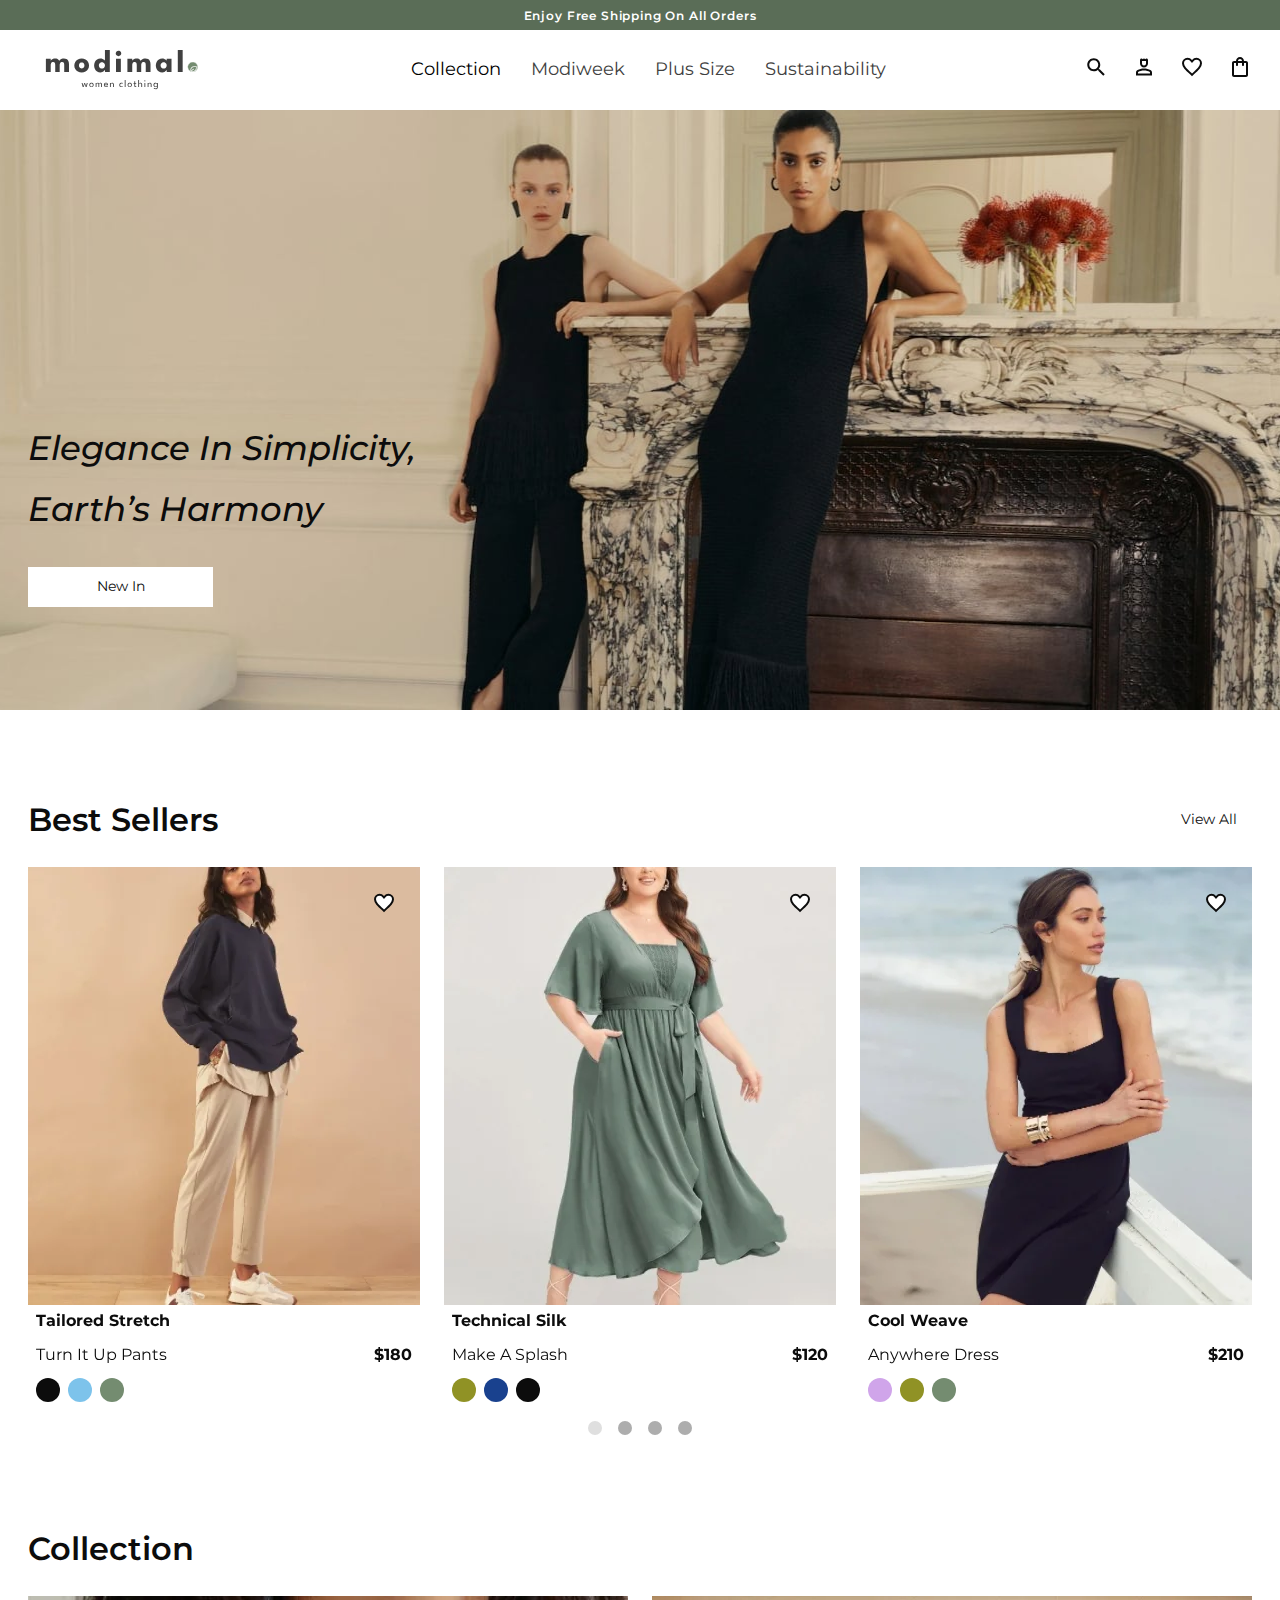
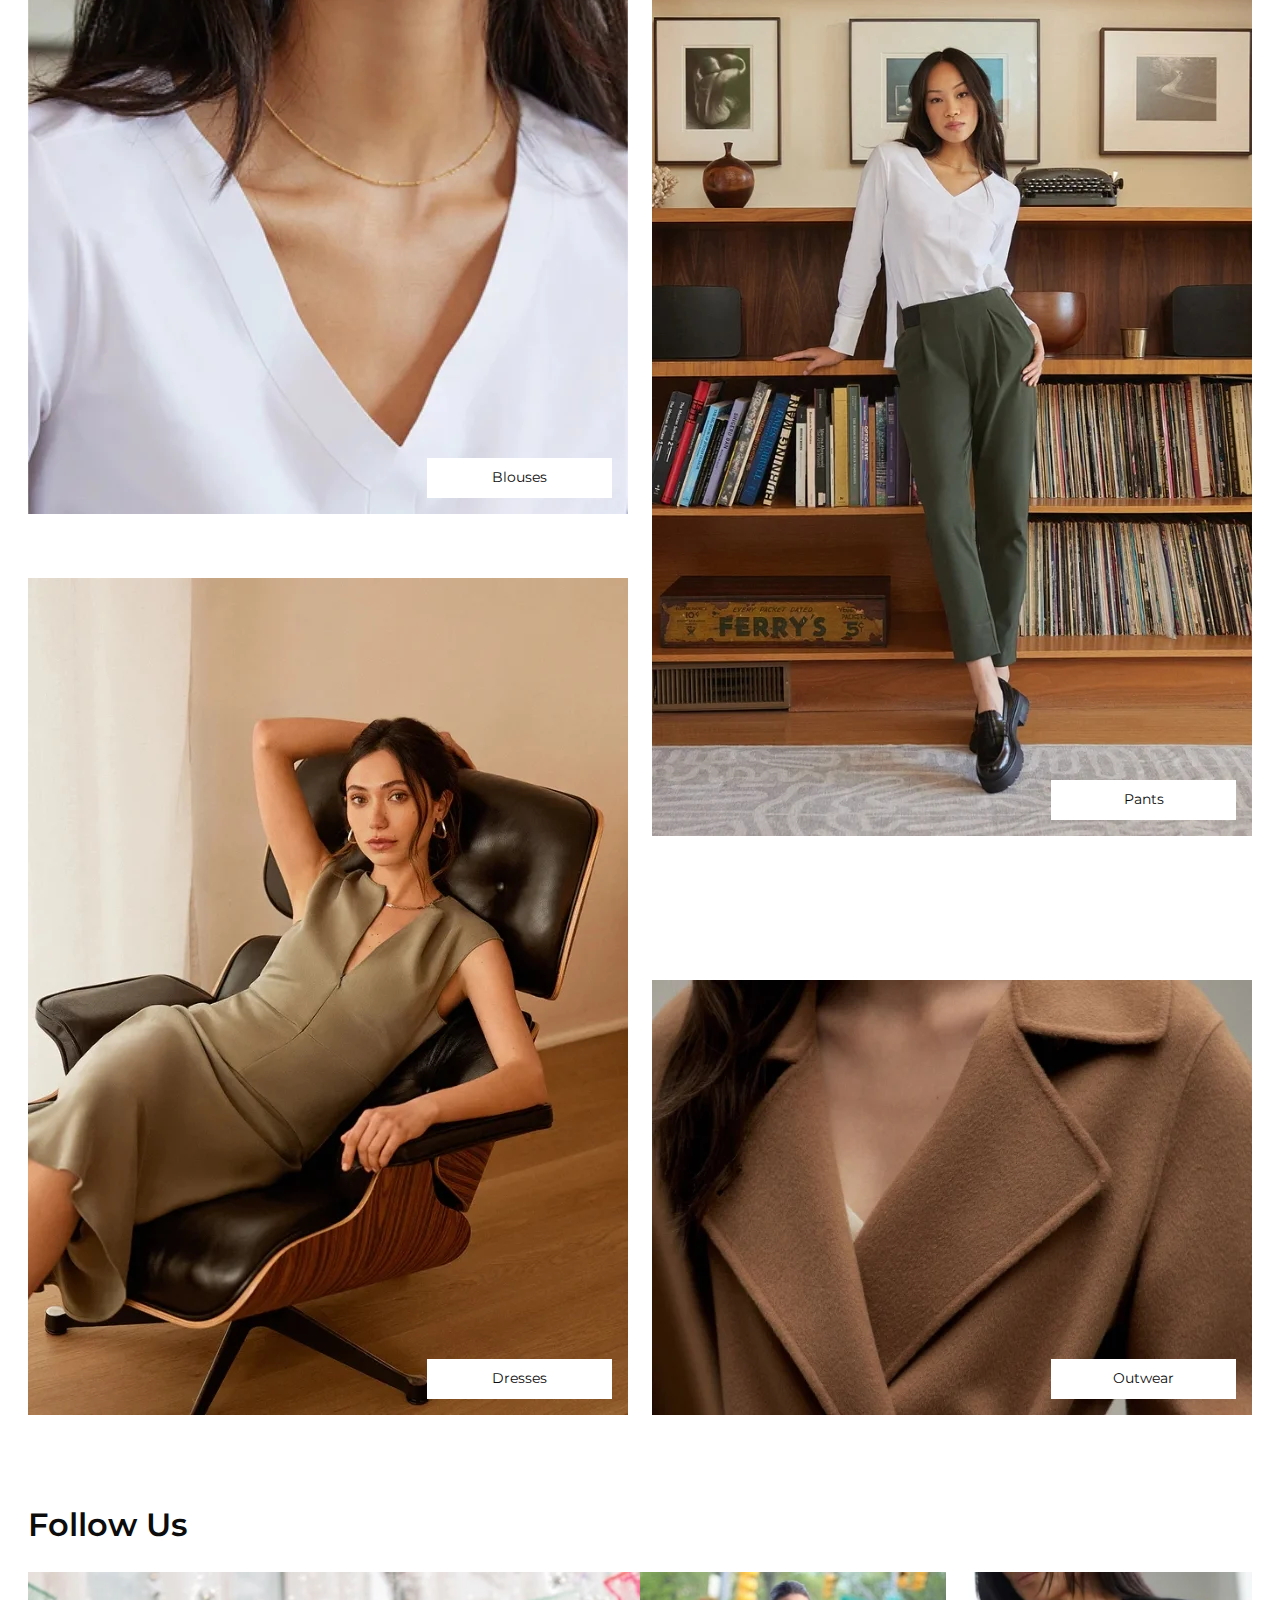
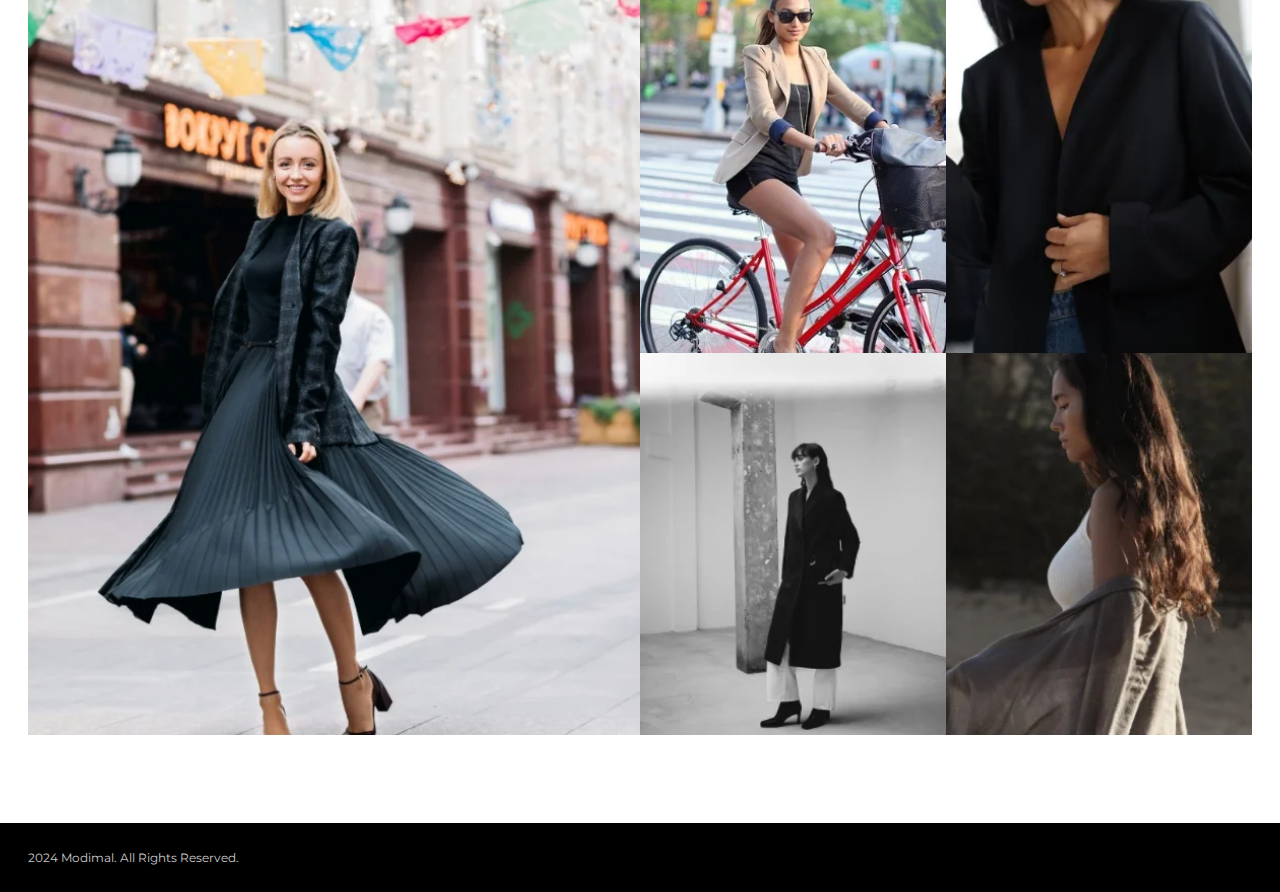
<file: docs/index.html>
<!DOCTYPE html><html lang="en"><head><meta charset="UTF-8"/><meta http-equiv="X-UA-Compatible" content="IE=edge"/><meta name="viewport" content="width=device-width, initial-scale=1.0"/><title>Modimal</title><link rel="stylesheet" href="./css/main.css"/><link rel="icon" type="image/x-icon" href="./img/favicons/favicon.svg"><link rel="apple-touch-icon" sizes="180x180" href="./img/favicons/apple-touch-icon.png"></head><body><section class="top-info"><div class="container"><p>Enjoy Free Shipping On&#160;All Orders</p></div></section><header class="header"><div class="container"><div class="header__row"><div class="header__logo"> <a href="#!" class="logo"><img src="./img/logo/logo.svg" alt="Modimal logo"></a></div><nav class="header__nav nav"><ul class="nav__list"><li><a href="#!" class="active">Collection</a></li><li><a href="#!">Modiweek</a></li><li><a href="#!">Plus Size</a></li><li><a href="#!">Sustainability</a></li></ul></nav><div class="header__account header__account--first"><ul class="account"><li class="account__mob-menu"> <button class="mobile-nav-btn"><div class="nav-icon"></div></button></li><li class="account__search"> <a href="#!"><svg class="icon icon--search"><use href="./img/svgsprite/sprite.symbol.svg#search"></use></svg></a></li><li> <a href="#!"><svg class="icon icon--profile"><use href="./img/svgsprite/sprite.symbol.svg#profile"></use></svg></a></li></ul></div><div class="header__account"><ul class="account"><li> <a href="#!"><svg class="icon icon--favorite"><use href="./img/svgsprite/sprite.symbol.svg#favorite"></use></svg></a></li><li> <a href="#!"><svg class="icon icon--bag"><use href="./img/svgsprite/sprite.symbol.svg#bag"></use></svg></a></li></ul></div><div class="header__nav-btn"> <button class="mobile-nav-btn"><div class="nav-icon"></div></button></div></div></div></header><div class="mobile-nav"><div class="mobile-nav__links"><ul class="mobile-links"><li class="mobile-links__parent"> <button class="mobile-links__parent-btn"> <span class="mobile-links__parent-title">Collection</span><svg class="mobile-links__parent-btn__icon icon icon--arrow_down"><use href="./img/svgsprite/sprite.symbol.svg#arrow_down"></use></svg></button><div class="mobile-sub"><ul class="mobile-sub-list"><li class="mobile-sub-list__item"> <a href="#!" class="mobile-sub-list__link">New</a></li><li class="mobile-sub-list__item"> <a href="#!" class="mobile-sub-list__link">Last Year</a></li><li class="mobile-sub-list__item"> <a href="#!" class="mobile-sub-list__link">Summer</a></li><li class="mobile-sub-list__item"> <a href="#!" class="mobile-sub-list__link">Spring</a></li><li class="mobile-sub-list__item"> <a href="#!" class="mobile-sub-list__link">Fall</a></li><li class="mobile-sub-list__item"> <a href="#!" class="mobile-sub-list__link">Winter</a></li></ul></div></li><li class="mobile-links__parent"> <button class="mobile-links__parent-btn"> <span class="mobile-links__parent-title">New In</span><svg class="mobile-links__parent-btn__icon icon icon--arrow_down"><use href="./img/svgsprite/sprite.symbol.svg#arrow_down"></use></svg></button><div class="mobile-sub"><ul class="mobile-sub-list"><li class="mobile-sub-list__item"> <a href="#!" class="mobile-sub-list__link">shop all</a></li><li class="mobile-sub-list__item"> <a href="#!" class="mobile-sub-list__link">tops & blouses</a></li><li class="mobile-sub-list__item"> <a href="#!" class="mobile-sub-list__link">tees</a></li><li class="mobile-sub-list__item"> <a href="#!" class="mobile-sub-list__link">pants</a></li><li class="mobile-sub-list__item"> <a href="#!" class="mobile-sub-list__link">jackets & outwears</a></li><li class="mobile-sub-list__item"> <a href="#!" class="mobile-sub-list__link">pullovers</a></li><li class="mobile-sub-list__item"> <a href="#!" class="mobile-sub-list__link">dresses & jumpsuits</a></li><li class="mobile-sub-list__item"> <a href="#!" class="mobile-sub-list__link">short & skirts</a></li></ul></div></li><li class="mobile-links__parent"> <button class="mobile-links__parent-btn"> <span class="mobile-links__parent-title">modiweek</span><svg class="mobile-links__parent-btn__icon icon icon--arrow_down"><use href="./img/svgsprite/sprite.symbol.svg#arrow_down"></use></svg></button><div class="mobile-sub"><ul class="mobile-sub-list"><li class="mobile-sub-list__item"> <a href="#!" class="mobile-sub-list__link">Spring week</a></li><li class="mobile-sub-list__item"> <a href="#!" class="mobile-sub-list__link">Summer week</a></li><li class="mobile-sub-list__item"> <a href="#!" class="mobile-sub-list__link">Fall week</a></li><li class="mobile-sub-list__item"> <a href="#!" class="mobile-sub-list__link">Winter week</a></li></ul></div></li><li class="mobile-links__parent"> <button class="mobile-links__parent-btn"> <span class="mobile-links__parent-title">plus size</span><svg class="mobile-links__parent-btn__icon icon icon--arrow_down"><use href="./img/svgsprite/sprite.symbol.svg#arrow_down"></use></svg></button><div class="mobile-sub"><ul class="mobile-sub-list"><li class="mobile-sub-list__item"> <a href="#!" class="mobile-sub-list__link">New</a></li><li class="mobile-sub-list__item"> <a href="#!" class="mobile-sub-list__link">Last Year</a></li><li class="mobile-sub-list__item"> <a href="#!" class="mobile-sub-list__link">Summer</a></li><li class="mobile-sub-list__item"> <a href="#!" class="mobile-sub-list__link">Spring</a></li><li class="mobile-sub-list__item"> <a href="#!" class="mobile-sub-list__link">Fall</a></li><li class="mobile-sub-list__item"> <a href="#!" class="mobile-sub-list__link">Winter</a></li></ul></div></li><li class="mobile-links__parent"> <button class="mobile-links__parent-btn"> <span class="mobile-links__parent-title">sustainability</span><svg class="mobile-links__parent-btn__icon icon icon--arrow_down"><use href="./img/svgsprite/sprite.symbol.svg#arrow_down"></use></svg></button><div class="mobile-sub"><ul class="mobile-sub-list"><li class="mobile-sub-list__item"> <a href="#!" class="mobile-sub-list__link">mission</a></li><li class="mobile-sub-list__item"> <a href="#!" class="mobile-sub-list__link">processing</a></li><li class="mobile-sub-list__item"> <a href="#!" class="mobile-sub-list__link">materials</a></li><li class="mobile-sub-list__item"> <a href="#!" class="mobile-sub-list__link">packaging</a></li><li class="mobile-sub-list__item"> <a href="#!" class="mobile-sub-list__link">product care</a></li><li class="mobile-sub-list__item"> <a href="#!" class="mobile-sub-list__link">our suppliers</a></li></ul></div></li></ul></div><div class="mobile-nav__btns"> <a href="#!" class="btn-outline"><svg class="icon icon--person"><use href="./img/svgsprite/sprite.symbol.svg#person"></use></svg>Log In</a> <a href="#!" class="btn-outline">Create Account</a></div></div><main class="main"><section class="hero"><div class="container"><div class="hero__content"><h1 class="hero__title">Elegance in&#160;simplicity, Earth&#8217;s harmony</h1> <a href="#!" class="btn">New In</a></div></div></section><section class="best-sellers"><div class="container"><div class="best-sellers__title-wrapper"><h2 class="section__title best-sellers__title">Best Sellers</h2><div class="best-sellers__link"> <a href="#!" class="btn btn--small">View All</a></div></div><div class="best-sellers__cards"><div class="swiper"><div class="swiper-wrapper"><div class="swiper-slide"><article class="card"><div class="card__fav-btn"> <button class="card__btn-fav"><svg class="icon icon--favorite"><use href="./img/svgsprite/sprite.symbol.svg#favorite"></use></svg></button></div><div class="card__picture"><picture><source srcset="./img/best/best-01.webp 1x, ./img/best/best-01@2x.webp 2x" type="image/webp"><source srcset="./img/best/best-01.jpeg 1x, ./img/best/best-01@2x.jpeg 2x" type="image/jpeg"> <img class="card__img" src="./img/best/best-01.jpeg" alt="tailored stretch"></picture></div><div class="card__body"><h3 class="card__title"><a href="#!">Tailored Stretch</a></h3><div class="card__cols"><div class="card__descr"> turn it&#160;up&#160;pants</div><div class="card__price"> $180</div></div><div class="card__colors"><div class="color color--black"></div><div class="color color--blue"></div><div class="color color--green"></div></div></div></article></div><div class="swiper-slide"><article class="card"><div class="card__fav-btn"> <button class="card__btn-fav"><svg class="icon icon--favorite"><use href="./img/svgsprite/sprite.symbol.svg#favorite"></use></svg></button></div><div class="card__picture"><picture><source srcset="./img/best/best-02.webp 1x, ./img/best/best-02@2x.webp 2x" type="image/webp"><source srcset="./img/best/best-02.jpeg 1x, ./img/best/best-02@2x.jpeg 2x" type="image/jpeg"> <img class="card__img" src="./img/best/best-02.jpeg" alt="tailored stretch"></picture></div><div class="card__body"><h3 class="card__title"><a href="#!">Technical Silk</a></h3><div class="card__cols"><div class="card__descr"> Make A&#160;Splash</div><div class="card__price"> $120</div></div><div class="card__colors"><div class="color color--olive"></div><div class="color color--navy"></div><div class="color color--black"></div></div></div></article></div><div class="swiper-slide"><article class="card"><div class="card__fav-btn"> <button class="card__btn-fav"><svg class="icon icon--favorite"><use href="./img/svgsprite/sprite.symbol.svg#favorite"></use></svg></button></div><div class="card__picture"><picture><source srcset="./img/best/best-03.webp 1x, ./img/best/best-03@2x.webp 2x" type="image/webp"><source srcset="./img/best/best-03.jpeg 1x, ./img/best/best-03@2x.jpeg 2x" type="image/jpeg"> <img class="card__img" src="./img/best/best-03.jpeg" alt="tailored stretch"></picture></div><div class="card__body"><h3 class="card__title"><a href="#!">Cool Weave</a></h3><div class="card__cols"><div class="card__descr"> Anywhere Dress</div><div class="card__price"> $210</div></div><div class="card__colors"><div class="color color--pink"></div><div class="color color--olive"></div><div class="color color--green"></div></div></div></article></div><div class="swiper-slide"><article class="card"><div class="card__fav-btn"> <button class="card__btn-fav"><svg class="icon icon--favorite"><use href="./img/svgsprite/sprite.symbol.svg#favorite"></use></svg></button></div><div class="card__picture"><picture><source srcset="./img/best/best-04.webp 1x, ./img/best/best-04@2x.webp 2x" type="image/webp"><source srcset="./img/best/best-04.jpeg 1x, ./img/best/best-04@2x.jpeg 2x" type="image/jpeg"> <img class="card__img" src="./img/best/best-04.jpeg" alt="tailored stretch"></picture></div><div class="card__body"><h3 class="card__title"><a href="#!">Cool Dress</a></h3><div class="card__cols"><div class="card__descr"> Anywhere Dress</div><div class="card__price"> $210</div></div><div class="card__colors"><div class="color color--white"></div><div class="color color--black"></div><div class="color color--green"></div></div></div></article></div><div class="swiper-slide"><article class="card"><div class="card__fav-btn"> <button class="card__btn-fav"><svg class="icon icon--favorite"><use href="./img/svgsprite/sprite.symbol.svg#favorite"></use></svg></button></div><div class="card__picture"><picture><source srcset="./img/best/best-05.webp 1x, ./img/best/best-05@2x.webp 2x" type="image/webp"><source srcset="./img/best/best-05.jpeg 1x, ./img/best/best-05@2x.jpeg 2x" type="image/jpeg"> <img class="card__img" src="./img/best/best-05.jpeg" alt="tailored stretch"></picture></div><div class="card__body"><h3 class="card__title"><a href="#!">Cool Blause</a></h3><div class="card__cols"><div class="card__descr"> Anywhere Dress</div><div class="card__price"> $210</div></div><div class="card__colors"><div class="color color--blue"></div><div class="color color--white"></div><div class="color color--green"></div></div></div></article></div><div class="swiper-slide"><article class="card"><div class="card__fav-btn"> <button class="card__btn-fav"><svg class="icon icon--favorite"><use href="./img/svgsprite/sprite.symbol.svg#favorite"></use></svg></button></div><div class="card__picture"><picture><source srcset="./img/best/best-06.webp 1x, ./img/best/best-06@2x.webp 2x" type="image/webp"><source srcset="./img/best/best-06.jpeg 1x, ./img/best/best-06@2x.jpeg 2x" type="image/jpeg"> <img class="card__img" src="./img/best/best-06.jpeg" alt="tailored stretch"></picture></div><div class="card__body"><h3 class="card__title"><a href="#!">Summer Dress</a></h3><div class="card__cols"><div class="card__descr"> Anywhere Dress</div><div class="card__price"> $210</div></div><div class="card__colors"><div class="color color--white"></div><div class="color color--olive"></div><div class="color color--green"></div></div></div></article></div></div><div class="swiper-pagination"></div></div></div></div></section><section class="collection"><div class="container"><h2 class="section__title collection__title">Collection</h2><div class="collection__cols"><div class="collection__col"><article class="card-collection"><picture><source srcset="./img/collection/collection-01.webp 1x, ./img/collection/collection-01@2x.webp 2x" type="image/webp"><source srcset="./img/collection/collection-01.jpeg 1x, ./img/collection/collection-01@2x.jpeg 2x" type="image/jpeg"> <img class="card-collection__img" src="./img/collection/collection-01.jpeg" alt=""></picture><div class="card-collection__link"> <a class="btn btn--mobile-wide" href="#!">Blouses</a></div></article><article class="card-collection"><picture><source srcset="./img/collection/collection-02.webp 1x, ./img/collection/collection-02@2x.webp 2x" type="image/webp"><source srcset="./img/collection/collection-02.jpeg 1x, ./img/collection/collection-02@2x.jpeg 2x" type="image/jpeg"> <img class="card-collection__img" src="./img/collection/collection-02.jpeg" alt=""></picture><div class="card-collection__link"> <a class="btn btn--mobile-wide" href="#!">Dresses</a></div></article></div><div class="collection__col"><article class="card-collection"><picture><source srcset="./img/collection/collection-03.webp 1x, ./img/collection/collection-03@2x.webp 2x" type="image/webp"><source srcset="./img/collection/collection-03.jpeg 1x, ./img/collection/collection-03@2x.jpeg 2x" type="image/jpeg"> <img class="card-collection__img" src="./img/collection/collection-03.jpeg" alt=""></picture><div class="card-collection__link"> <a class="btn btn--mobile-wide" href="#!">Pants</a></div></article><article class="card-collection"><picture><source srcset="./img/collection/collection-04.webp 1x, ./img/collection/collection-04@2x.webp 2x" type="image/webp"><source srcset="./img/collection/collection-04.jpeg 1x, ./img/collection/collection-04@2x.jpeg 2x" type="image/jpeg"> <img class="card-collection__img" src="./img/collection/collection-04.jpeg" alt=""></picture><div class="card-collection__link"> <a class="btn btn--mobile-wide" href="#!">Outwear</a></div></article></div></div></div></section><section class="follow"><div class="container"><h2 class="section__title follow__title">Follow Us</h2><div class="follow__grid"><picture><source srcset="./img/follow/follow-01.webp 1x, ./img/follow/follow-01@2x.webp 2x" type="image/webp"><source srcset="./img/follow/follow-01.jpeg 1x, ./img/follow/follow-01@2x.jpeg 2x" type="image/jpeg"> <img src="./img/follow/follow-01.jpeg" alt="Follow Us" class="follow__img"></picture><picture><source srcset="./img/follow/follow-02.webp 1x, ./img/follow/follow-02@2x.webp 2x" type="image/webp"><source srcset="./img/follow/follow-02.jpeg 1x, ./img/follow/follow-02@2x.jpeg 2x" type="image/jpeg"> <img src="./img/follow/follow-02.jpeg" alt="Follow Us" class="follow__img"></picture><picture><source srcset="./img/follow/follow-03.webp 1x, ./img/follow/follow-03@2x.webp 2x" type="image/webp"><source srcset="./img/follow/follow-03.jpeg 1x, ./img/follow/follow-03@2x.jpeg 2x" type="image/jpeg"> <img src="./img/follow/follow-03.jpeg" alt="Follow Us" class="follow__img"></picture><picture><source srcset="./img/follow/follow-04.webp 1x, ./img/follow/follow-04@2x.webp 2x" type="image/webp"><source srcset="./img/follow/follow-04.jpeg 1x, ./img/follow/follow-04@2x.jpeg 2x" type="image/jpeg"> <img src="./img/follow/follow-04.jpeg" alt="Follow Us" class="follow__img"></picture><picture><source srcset="./img/follow/follow-05.webp 1x, ./img/follow/follow-05@2x.webp 2x" type="image/webp"><source srcset="./img/follow/follow-05.jpeg 1x, ./img/follow/follow-05@2x.jpeg 2x" type="image/jpeg"> <img src="./img/follow/follow-05.jpeg" alt="Follow Us" class="follow__img"></picture></div></div></section></main><footer class="footer"><div class="container"><div class="footer__copyright"><p>2024 modimal. All Rights Reserved.</p></div></div></footer><script src="./js/index.bundle.js"></script></body></html>
</file>
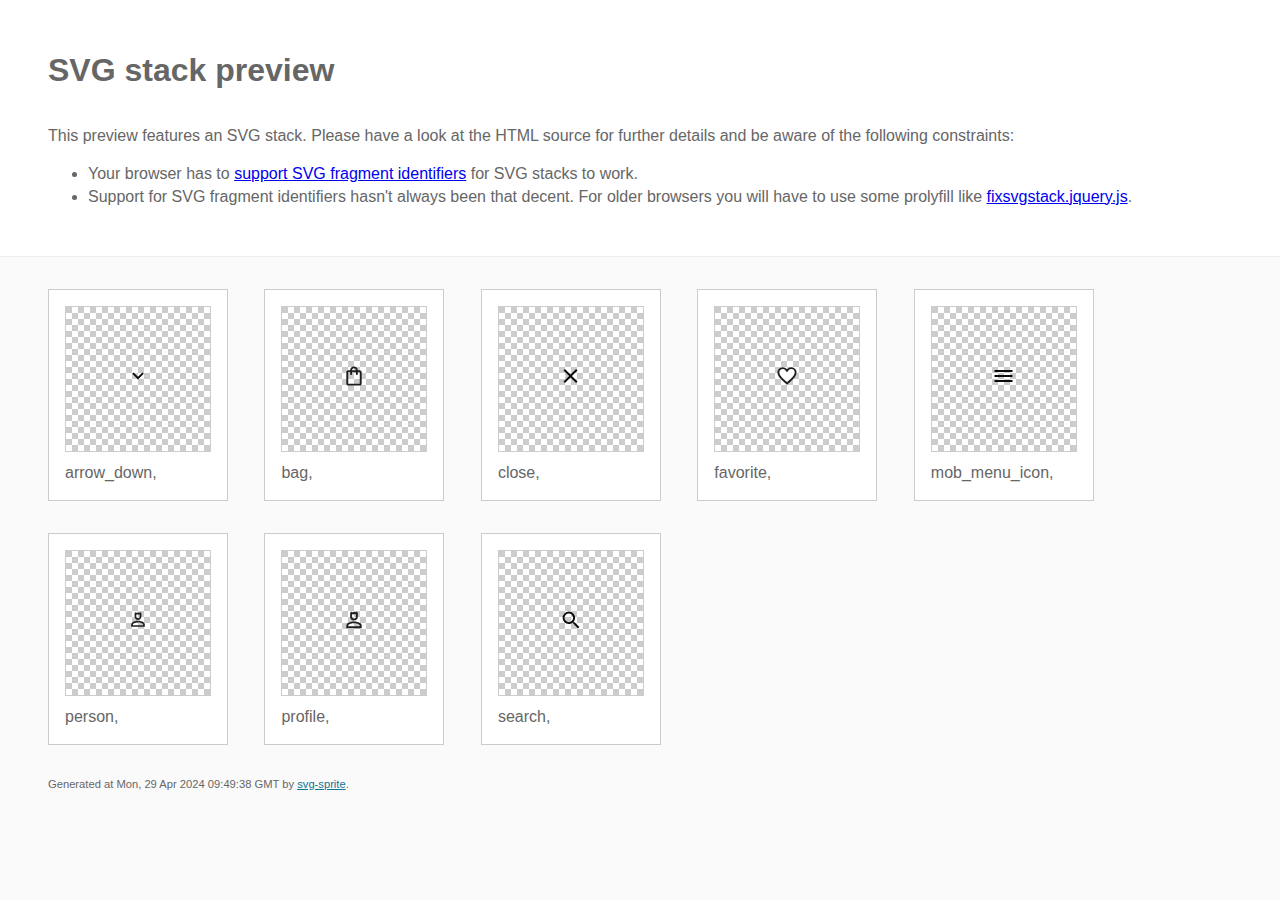
<file: docs/img/svgsprite/stack/sprite.stack.html>
<!doctype html>
<html lang="en">
    <head>
        <meta charset="utf-8">
        <title>SVG stack preview | svg-sprite</title>
        <style>
            body {
                padding: 0;
                margin: 0;
                color: #666;
                background: #fafafa;
                font-family: Arial, Helvetica, sans-serif;
                font-size: 1em;
                line-height: 1.4;
            }

            header {
                display: block;
                padding: 3em 3em 2em;
                background-color: #fff;
            }

            header p {
                margin: 2em 0 0;
            }

            section {
                border-top: 1px solid #eee;
                padding: 2em 3em 0;
            }

            section ul {
                margin: 0;
                padding: 0;
            }

            section li {
                display: inline-block;
                background-color: #fff;
                position: relative;
                margin: 0 2em 2em 0;
                vertical-align: top;
                border: 1px solid #ccc;
                padding: 1em 1em 3em;
                cursor: default;
            }

            .icon-box {
                margin: 0;
                width: 144px;
                height: 144px;
                position: relative;
                background: #ccc url("data:image/svg+xml,%3Csvg xmlns='http://www.w3.org/2000/svg' width='12' height='12'%3E%3Cpath fill='%23fff' d='M6 0h6v6H6zM0 6h6v6H0z'/%3E%3C/svg%3E") top left repeat;
                border: 1px solid #ccc;
                display: table-cell;
                vertical-align: middle;
                text-align: center;
            }

            .icon {
                display: inline-block;
            }

            h1 {
                margin-top: 0;
            }

            h2 {
                margin: 0;
                padding: 0;
                font-size: 1em;
                font-weight: 400;
                white-space: nowrap;
                overflow: hidden;
                text-overflow: ellipsis;
                position: absolute;
                left: 1em;
                right: 1em;
                bottom: 1em;
            }

            footer {
                display: block;
                margin: 0;
                padding: 0 3em 3em;
            }

            footer p {
                margin: 0;
                font-size: .7em;
            }

            footer a {
                color: #0f7595;
                margin-left: 0;
            }
        </style>

<!--
Sprite shape dimensions
====================================================================================================
You will need to set the sprite shape dimensions via CSS when you use them as stack SVGs, otherwise
they would become a huge 100% in size. You may use the following dimension classes for doing so.
They might well be outsourced to an external stylesheet of course.
-->

<style>
 .svg-arrow_down-dims { width: 24px; height: 24px; }
 .svg-bag-dims { width: 24px; height: 24px; }
 .svg-close-dims { width: 25px; height: 24px; }
 .svg-favorite-dims { width: 24px; height: 24px; }
 .svg-mob_menu_icon-dims { width: 25px; height: 24px; }
 .svg-person-dims { width: 16px; height: 18px; }
 .svg-profile-dims { width: 24px; height: 24px; }
 .svg-search-dims { width: 24px; height: 24px; }
</style>

<!--
====================================================================================================
-->

    </head>
    <body>
        <header>
            <h1>SVG stack preview</h1>
            <p>This preview features an SVG stack. Please have a look at the HTML source for further details and be aware of the following constraints:</p>
            <ul>
                <li>Your browser has to <a href="https://caniuse.com/svg-fragment" target="_blank" rel="noopener noreferrer">support SVG fragment identifiers</a> for SVG stacks to work.</li>
                <li>Support for SVG fragment identifiers hasn't always been that decent. For older browsers you will have to use some prolyfill like <a href="https://github.com/preciousforever/SVG-Stacker/blob/master/fixsvgstack.jquery.js" target="_blank" rel="noopener noreferrer">fixsvgstack.jquery.js</a>.</li>
            </ul>
        </header>
        <section>

<!--
SVG stack
====================================================================================================
These SVG images make use of fragment identifiers (IDs) to reference certain portions of the
external sprite. By default, all shapes inside the sprite are hidden by CSS. The `:target` pseudo
selector is used to show the very shape that is referenced by the fragment identifier.
-->

            <ul>

             <li title="arrow_down">
                    <div class="icon-box">
                        <img src="svg/sprite.stack.svg#arrow_down" class="svg-arrow_down-dims" alt="arrow_down">
                    </div>
                    <h2>arrow_down, </h2>
                </li>
             <li title="bag">
                    <div class="icon-box">
                        <img src="svg/sprite.stack.svg#bag" class="svg-bag-dims" alt="bag">
                    </div>
                    <h2>bag, </h2>
                </li>
             <li title="close">
                    <div class="icon-box">
                        <img src="svg/sprite.stack.svg#close" class="svg-close-dims" alt="close">
                    </div>
                    <h2>close, </h2>
                </li>
             <li title="favorite">
                    <div class="icon-box">
                        <img src="svg/sprite.stack.svg#favorite" class="svg-favorite-dims" alt="favorite">
                    </div>
                    <h2>favorite, </h2>
                </li>
             <li title="mob_menu_icon">
                    <div class="icon-box">
                        <img src="svg/sprite.stack.svg#mob_menu_icon" class="svg-mob_menu_icon-dims" alt="mob_menu_icon">
                    </div>
                    <h2>mob_menu_icon, </h2>
                </li>
             <li title="person">
                    <div class="icon-box">
                        <img src="svg/sprite.stack.svg#person" class="svg-person-dims" alt="person">
                    </div>
                    <h2>person, </h2>
                </li>
             <li title="profile">
                    <div class="icon-box">
                        <img src="svg/sprite.stack.svg#profile" class="svg-profile-dims" alt="profile">
                    </div>
                    <h2>profile, </h2>
                </li>
             <li title="search">
                    <div class="icon-box">
                        <img src="svg/sprite.stack.svg#search" class="svg-search-dims" alt="search">
                    </div>
                    <h2>search, </h2>
                </li>
         </ul>

<!--
====================================================================================================
-->

        </section>
        <footer>
            <p>Generated at Mon, 29 Apr 2024 09:49:38 GMT by <a href="https://github.com/svg-sprite/svg-sprite" target="_blank" rel="noopener noreferrer">svg-sprite</a>.</p>
        </footer>
    </body>
</html>
</file>
<file: docs/css/main.css>
@charset "UTF-8";@import url(https://fonts.googleapis.com/css?family=Montserrat:100,200,300,regular,500,600,700,800,900,100italic,200italic,300italic,italic,500italic,600italic,700italic,800italic,900italic);*{padding:0;margin:0;border:0}*,::after,::before{-webkit-box-sizing:border-box;box-sizing:border-box}a,a:hover,a:link,a:visited{text-decoration:none}aside,footer,header,legend,main,nav,section{display:block}h1,h2,h3,h4,h5,h6,p{font-size:inherit;font-weight:inherit}ul,ul li{list-style:none}img{vertical-align:top}img,svg{max-width:100%;height:auto}address{font-style:normal}input,select,textarea{background-color:transparent}button,input,select,textarea{font-family:inherit;font-size:inherit;color:inherit}input::-ms-clear{display:none}button,input[type=submit]{display:inline-block;-webkit-box-shadow:none;box-shadow:none;background-color:transparent;background:0 0;cursor:pointer}button:active,button:focus,input:active,input:focus{outline:0}button::-moz-focus-inner{padding:0;border:0}label{cursor:pointer}:root{--container-width:1254px;--container-padding:15px;--font-main:"Montserrat", sans-serif;--font-accent:"Montserrat", sans-serif;--font-titles:var(--font-accent);--page-bg:#fff;--text-color:#000;--accent:#ac182c;--link-color:#2578c8;--laptop-size:1199px;--tablet-size:959px;--mobile-size:599px;--primary:#748c70;--black:#0c0c0c;--white:#fff;--primary-primary25:#f0f2ef;--primary-primary50:#d1d9cf;--primary-primary100:#b2bfaf;--primary-primary200:#a2b39f;--primary-primary300:#93a690;--primary-primary400:#839980;--primary-primary-600:#5a6d57;--primary-primary-700:#404e3e;--primary-primary750:#343e32;--primary-primary800:#272f25;--primary-primary900:#0d100c;--neutral-backgroundfaf9f5:#faf9f5;--neutral-graydfdfdf:#dfdfdf;--neutral-grayededed:#ededed;--neutral-grayf9f9f9:#f9f9f9;--neutral-graycbcbcb:#cbcbcb;--neutral-grayadadad:#adadad;--neutral-gray868686:#868686;--neutral-gray606060:#606060;--neutral-gray404040:#404040;--neutral-gray202020:#202020;--neutral-gray0c0c0c:#0c0c0c;--state-color-warning-bg:#f7e4c9;--state-color-warning-light:#ecbb77;--state-color-warning:#e09126;--state-color-error-bg:#fff2f2;--state-color-error-light:#ed2e2e;--state-color-error:#c30000;--state-color-success-bg:#f3fdfa;--state-color-success-light:#00ba88;--state-color-success:#00966d;--font-family:"Montserrat", sans-serif}.dark{--page-bg:#252526;--text-color:#fff}html{scroll-behavior:smooth;background-color:#272727}body{background-color:var(--page-bg);color:var(--text-color);font-family:var(--font-main);text-wrap:balance}img{display:block}a{color:var(--link-color)}code,pre.code{background-color:#e9f1f6;padding:.2rem;border-radius:4px}pre.code{overflow-x:auto;padding:1rem}.docs{display:grid;line-height:1.5}.docs p{margin:1rem 0}.docs ol,.docs ul{padding-left:2rem}.docs ol li,.docs ul li{list-style:disc;margin-bottom:.5rem}.docs ol li{list-style:decimal}.docs section,.docs section.docs{padding:40px 0}.docs section+section{border-top:1px solid #dae5e9}.docs small{font-size:1rem;color:#acacac}.docs .title-1:first-child,.docs .title-2:first-child{margin-top:0!important}.test,.test-2{width:600px;height:300px;margin:50px auto;background-color:#999;background-position:center center;background-size:cover;background-repeat:no-repeat}.test{background-image:url(./../img/project-02.jpg)}.test-2{background-image:-webkit-image-set(url(./../img/project-02.jpg) 1x,url(./../img/project-02@2x.jpg) 2x);background-image:image-set(url(./../img/project-02.jpg) 1x,url(./../img/project-02@2x.jpg) 2x)}.font-1{font-family:"Montserrat";font-weight:700;font-style:italic}.font-2{font-family:"FirasansBook";font-weight:400}.none{display:none!important}.visually-hidden{position:absolute;width:1px;height:1px;margin:-1px;border:0;padding:0;white-space:nowrap;-webkit-clip-path:inset(100%);clip-path:inset(100%);clip:rect(0 0 0 0);overflow:hidden}.no-scroll{overflow-y:hidden}.text-left{text-align:left}.text-right{text-align:right}.text-center{text-align:center}.d-flex{display:-webkit-box;display:-ms-flexbox;display:flex}.flex-center{-webkit-box-pack:center;-ms-flex-pack:center;justify-content:center}.content-demo{margin-bottom:5rem;padding:1rem;background-color:#dadada}.container,.container-full{padding:0 var(--container-padding)}.container{margin:0 auto;max-width:var(--container-width);width:100%}.container-full{max-width:100%}.container-left-50,.container-right-50{padding:0 var(--container-padding);max-width:50%}.container-right-50{margin-left:auto}.container-right{padding-left:calc((100% - var(--container-width))/2 + var(--container-padding))}.container-left{padding-right:calc((100% - var(--container-width))/2 + var(--container-padding))}.container-half-left{padding-right:calc((100% - var(--container-width))/2 + var(--container-width)/2);padding-left:calc((100% - var(--container-width))/2 + var(--container-padding))}.container-half-right{padding-left:calc((100% - var(--container-width))/2 + var(--container-width)/2);padding-right:calc((100% - var(--container-width))/2 + var(--container-padding))}.best-sellers__title-wrapper,body,html{display:-webkit-box;display:-ms-flexbox;display:flex}body,html{min-height:100vh;-webkit-box-orient:vertical;-webkit-box-direction:normal;-ms-flex-direction:column;flex-direction:column}.best-sellers__title-wrapper{margin-bottom:24px;-webkit-box-pack:justify;-ms-flex-pack:justify;justify-content:space-between;-webkit-box-align:center;-ms-flex-align:center;align-items:center}.btn,a.btn{display:inline-block;padding:8px;min-width:185px;height:40px;background:var(--white);font-family:var(--font-family);font-weight:400;font-size:14px;line-height:171%;text-transform:capitalize;text-align:center;color:var(--black);-webkit-transition:all .2s ease-in;transition:all .2s ease-in}.btn:hover,.header__account .account a:hover,a.btn:hover{background:var(--neutral-grayededed)}.btn--small,a.btn--small{min-width:unset;padding-left:15px;padding-right:15px}.btn-outline,a.btn-outline{display:inline-block;border:1px solid var(--primary-primary-600);padding:8px 16px;height:40px;display:-webkit-box;display:-ms-flexbox;display:flex;gap:4px;-webkit-box-align:center;-ms-flex-align:center;align-items:center;-webkit-box-pack:center;-ms-flex-pack:center;justify-content:center;font-family:var(--font-family);font-weight:400;font-size:14px;line-height:171%;text-transform:capitalize;text-align:center;color:var(--primary-primary-600)}.btn-outline:hover,a.btn-outline:hover{color:var(--primary-primary-700)}.card-collection{position:relative}.card-collection__link{position:absolute;right:16px;bottom:16px}.card{position:relative}.card__fav-btn{position:absolute;top:24px;right:24px;z-index:9}.card__btn-fav:hover .icon--favorite{stroke:#e33279}.card__btn-fav--selected .icon--favorite{stroke:var(--state-color-error);fill:var(--state-color-error)}.card__btn-fav--selected .icon--favorite:hover{stroke:var(--state-color-error)}.card__body{padding:5.5px 8px;display:grid;gap:8px}.card__title{font-family:var(--font-family);font-weight:700;font-size:16px;line-height:140%;text-transform:capitalize}.card__title,.card__title a{color:var(--black)}.card-collection__link .btn::after,.card__title a::after{content:"";position:absolute;left:0;top:0;width:100%;height:100%}.card__cols{display:grid;grid-template-columns:1fr auto;gap:12px}.card__descr,.card__price{font-family:var(--font-family);font-weight:400;font-size:16px;line-height:180%;text-transform:capitalize;color:var(--black)}.card__price{text-align:right;font-weight:700}.card__colors{display:-webkit-box;display:-ms-flexbox;display:flex;-webkit-box-align:center;-ms-flex-align:center;align-items:center;gap:8px}.collection__title{margin-bottom:24px}.collection__cols{display:grid;grid-template-columns:1fr 1fr;gap:24px}.collection__col{display:-webkit-box;display:-ms-flexbox;display:flex;-webkit-box-orient:vertical;-webkit-box-direction:normal;-ms-flex-direction:column;flex-direction:column;gap:64px;-webkit-box-pack:justify;-ms-flex-pack:justify;justify-content:space-between}.color{width:24px;height:24px;background-color:gray;border-radius:50%}.color--black{background-color:var(--black)}.color--blue{background-color:#7dc3eb}.color--green{background-color:var(--primary)}.color--olive{background-color:#909225}.color--navy{background-color:#19418e}.color--pink{background-color:#d0a5ea}.color--white{background-color:#fff;border:1px solid #d0d0d0}.follow__title{margin-bottom:24px}.follow__grid{display:grid;grid-template-columns:repeat(4,1fr);grid-template-rows:1fr 1fr}.follow__grid>:first-child{grid-column:span 2;grid-row:span 2}.follow__grid img{width:100%;height:100%;-o-object-fit:cover;object-fit:cover}.footer{margin-top:88px;background-color:#000;padding:24px 0;font-size:32px;color:#fff}.footer p{font-family:var(--font-family);font-weight:400;font-size:12px;line-height:180%;text-transform:capitalize;color:var(--neutral-graycbcbcb)}.header__account .account{display:-webkit-box;display:-ms-flexbox;display:flex;-webkit-box-align:center;-ms-flex-align:center;align-items:center;gap:24px}.header__account .account a{display:inline-block;-webkit-transition:all .2s ease-in;transition:all .2s ease-in}.header__account .account__mob-menu{display:none}.header{position:relative;z-index:199;padding:16px 0 18px;background-color:#fff}.header__row{display:-webkit-box;display:-ms-flexbox;display:flex;-webkit-box-pack:justify;-ms-flex-pack:justify;justify-content:space-between;-webkit-box-align:center;-ms-flex-align:center;align-items:center}.header__logo{-ms-flex-negative:0;flex-shrink:0}.header__nav{margin-left:auto}.header__account--first{margin-left:auto;margin-right:24px}.header__nav-btn{display:none}.hero{height:600px;padding-bottom:103px;background-color:#999;background-image:url(./../img/hero/hero.jpeg);background-position:27% center;background-size:cover;background-repeat:no-repeat}.hero .container{height:100%}.hero__content{height:100%;display:-webkit-box;display:-ms-flexbox;display:flex;-webkit-box-orient:vertical;-webkit-box-direction:normal;-ms-flex-direction:column;flex-direction:column;-webkit-box-pack:end;-ms-flex-pack:end;justify-content:flex-end;gap:27px;-webkit-box-align:start;-ms-flex-align:start;align-items:flex-start}.hero__title{max-width:494px;font-family:var(--font-family);font-style:italic;font-weight:500;font-size:34px;line-height:180%;text-transform:capitalize;color:var(--black)}.icons-wrapper{padding:30px 0;display:-webkit-box;display:-ms-flexbox;display:flex;-webkit-column-gap:30px;-moz-column-gap:30px;column-gap:30px}.icon{fill:transparent;stroke:transparent;width:24px;height:24px}.icon--bag,.icon--profile,.icon--search{fill:#0c0c0c}.icon--favorite{stroke:#0c0c0c;fill:#fff}.icon--arrow_down,.icon--mob_menu_icon,.icon--person{fill:#0c0c0c}.logo{font-size:32px}.main,.mobile-nav{display:-webkit-box;display:-ms-flexbox;display:flex;-webkit-box-orient:vertical;-webkit-box-direction:normal;-ms-flex-direction:column;flex-direction:column}.main{gap:88px}.mobile-nav{overflow-y:auto;position:fixed;top:-100%;width:100%;height:100%;z-index:99;padding:106px 20px 56px;background:#fff;-webkit-transition:all .2s ease-in;transition:all .2s ease-in}.mobile-nav__links{margin-bottom:84px}.mobile-nav--open{top:0}.mobile-nav a{color:#000}.mobile-links__parent{border-bottom:1px solid var(--black)}.mobile-links{display:grid;gap:32px}.mobile-links__parent-btn{width:100%;display:-webkit-box;display:-ms-flexbox;display:flex;-webkit-box-pack:justify;-ms-flex-pack:justify;justify-content:space-between}.mobile-links__parent-title{font-family:var(--font-family);font-weight:400;font-size:14px;line-height:180%;text-transform:capitalize;color:var(--black)}.mobile-links__parent-btn__icon,.mobile-sub{-webkit-transition:all .2s ease-in;transition:all .2s ease-in}.active .mobile-links__parent-btn__icon{-webkit-transform:rotate(-180deg);-ms-transform:rotate(-180deg);transform:rotate(-180deg)}.mobile-sub{max-height:0;overflow:hidden}.mobile-sub-list{display:grid;gap:16px;padding:24px 0 16px 35px}.mobile-sub-list__item{font-family:var(--font-family);font-weight:400;font-size:14px;line-height:180%;text-transform:capitalize;color:var(--neutral-gray404040)}.mobile-sub-list__link{display:inline-block;width:100%;padding-top:7px;color:var(--neutral-gray404040)}.mobile-sub-list__link:hover,.nav__list a.active{color:#000}.mobile-nav__btns{margin-top:auto;border-top:1px solid var(--neutral-graycbcbcb);padding-top:14px;display:grid;grid-template-columns:1fr 1fr;gap:16px}.mobile-nav-btn{--time:0.1s;--width:18px;--height:12px;--line-height:2px;--spacing:3px;--color:#0C0C0C;--radius:0px;height:calc(var(--line-height)*3 + var(--spacing)*2);width:var(--width);display:-webkit-box;display:-ms-flexbox;display:flex;-webkit-box-pack:center;-ms-flex-pack:center;justify-content:center;-webkit-box-align:center;-ms-flex-align:center;align-items:center}.nav-icon,.nav-icon::after,.nav-icon::before{position:relative;width:var(--width);height:var(--line-height);background-color:var(--color);border-radius:var(--radius)}.nav-icon::after,.nav-icon::before{content:"";display:block;position:absolute;left:0;-webkit-transition:top var(--time) linear var(--time),-webkit-transform var(--time) ease-in;transition:transform var(--time) ease-in,top var(--time) linear var(--time);transition:transform var(--time) ease-in,top var(--time) linear var(--time),-webkit-transform var(--time) ease-in}.nav-icon::before{top:calc(-1*(var(--line-height) + var(--spacing)))}.nav-icon::after{top:calc(var(--line-height) + var(--spacing))}.nav-icon.nav-icon--active{background-color:transparent}.nav-icon.nav-icon--active::after,.nav-icon.nav-icon--active::before{top:0;-webkit-transition:top var(--time) linear,-webkit-transform var(--time) ease-in var(--time);transition:top var(--time) linear,transform var(--time) ease-in var(--time);transition:top var(--time) linear,transform var(--time) ease-in var(--time),-webkit-transform var(--time) ease-in var(--time)}.nav-icon.nav-icon--active::before{-webkit-transform:rotate(45deg);-ms-transform:rotate(45deg);transform:rotate(45deg)}.nav-icon.nav-icon--active::after{-webkit-transform:rotate(-45deg);-ms-transform:rotate(-45deg);transform:rotate(-45deg)}.mobile-nav-btn{z-index:999}.nav{font-family:var(--font-family);font-weight:400;font-size:18px;line-height:180%;text-transform:capitalize;text-align:center;color:var(--neutral-gray404040)}.nav__list{display:-webkit-box;display:-ms-flexbox;display:flex;-webkit-column-gap:30px;-moz-column-gap:30px;column-gap:30px}.nav__list a{color:var(--neutral-gray404040)}.nav__list a:hover{width:100%;border-bottom:1px solid #000}.section__title{font-family:var(--font-family);font-weight:600;font-size:32px;line-height:140%;text-transform:capitalize;color:var(--black)}.swiper{width:100%;padding-bottom:32px!important}.swiper-pagination-bullet{width:14px!important;height:14px!important;background-color:var(--neutral-grayadadad)!important;opacity:1!important}.swiper-pagination-bullet-active{background-color:var(--neutral-graydfdfdf)!important}.swiper-horizontal>.swiper-pagination-bullets .swiper-pagination-bullet,.swiper-pagination-horizontal.swiper-pagination-bullets .swiper-pagination-bullet{margin-left:8px!important;margin-right:8px!important}.swiper-horizontal>.swiper-pagination-bullets,.swiper-pagination-bullets.swiper-pagination-horizontal,.swiper-pagination-custom,.swiper-pagination-fraction{bottom:0!important}.top-info{position:relative;z-index:199;padding:8px 0 7px;background:var(--primary-primary-600);font-family:var(--font-family);font-weight:600;font-size:12px;letter-spacing:.07em;text-transform:capitalize;text-align:center;color:var(--white)}@media (max-width:1274px){.container-right{padding-left:var(--container-padding)}.container-left{padding-right:var(--container-padding)}.container-half-left{padding-left:var(--container-padding)}.container-half-right{padding-right:var(--container-padding)}.color{width:16px;height:16px}.header__account .account{gap:12px}.header__account--first{margin-right:12px}.hero__title{max-width:260px}.nav{font-size:16px}.nav__list{-webkit-column-gap:15px;-moz-column-gap:15px;column-gap:15px}}@media (max-width:780px){.container-left-50,.container-right-50{max-width:100%}.container-half-left,.container-half-right{padding:0 var(--container-padding)}.best-sellers__title-wrapper{margin-bottom:8px}.best-sellers__link,.header__account .account__search{display:none}.btn,a.btn{padding:8px 9px;min-width:unset}.btn--mobile-wide,a.btn--mobile-wide{min-width:unset;width:100%;text-align:left;padding:8px 16px}.card-collection__link{position:static}.card__fav-btn{top:10px;right:10px}.card__body{padding:0}.card__title{font-weight:600;font-size:14px}.card__cols{-ms-flex-wrap:wrap;flex-wrap:wrap}.card__descr,.card__price{font-size:14px;line-height:140%}.card__price{font-weight:600}.collection__title{margin-bottom:8px}.collection__cols{gap:16px}.collection__col{gap:24px}.follow__title{margin-bottom:8px}.follow__grid{grid-template-columns:repeat(2,1fr);grid-template-rows:repeat(4,1fr)}.footer{margin-top:24px;padding:8px 0}.header__account .account__mob-menu{display:block}.header{padding:4px 0 8px}.header__nav{display:none}.header__account--first{-webkit-box-ordinal-group:0;-ms-flex-order:-1;order:-1;margin-left:unset}.hero{height:551px;padding-bottom:16px}.hero__content{gap:32px}.hero__title{max-width:168px;font-size:20px}.main{gap:24px}.section__title{font-weight:700;font-size:20px}.swiper{padding-bottom:20px!important}.swiper-pagination-bullet{width:8px!important;height:8px!important}.top-info{font-weight:400;font-size:10px;line-height:140%;padding:0}}@media (-webkit-min-device-pixel-ratio:2),(min-resolution:192dpi){.test{background-image:url(./../img/project-02@2x.jpg)}.hero{background-image:url(./../img/hero/hero@2x.jpeg)}}
/*# sourceMappingURL=[data-uri] */
</file>
